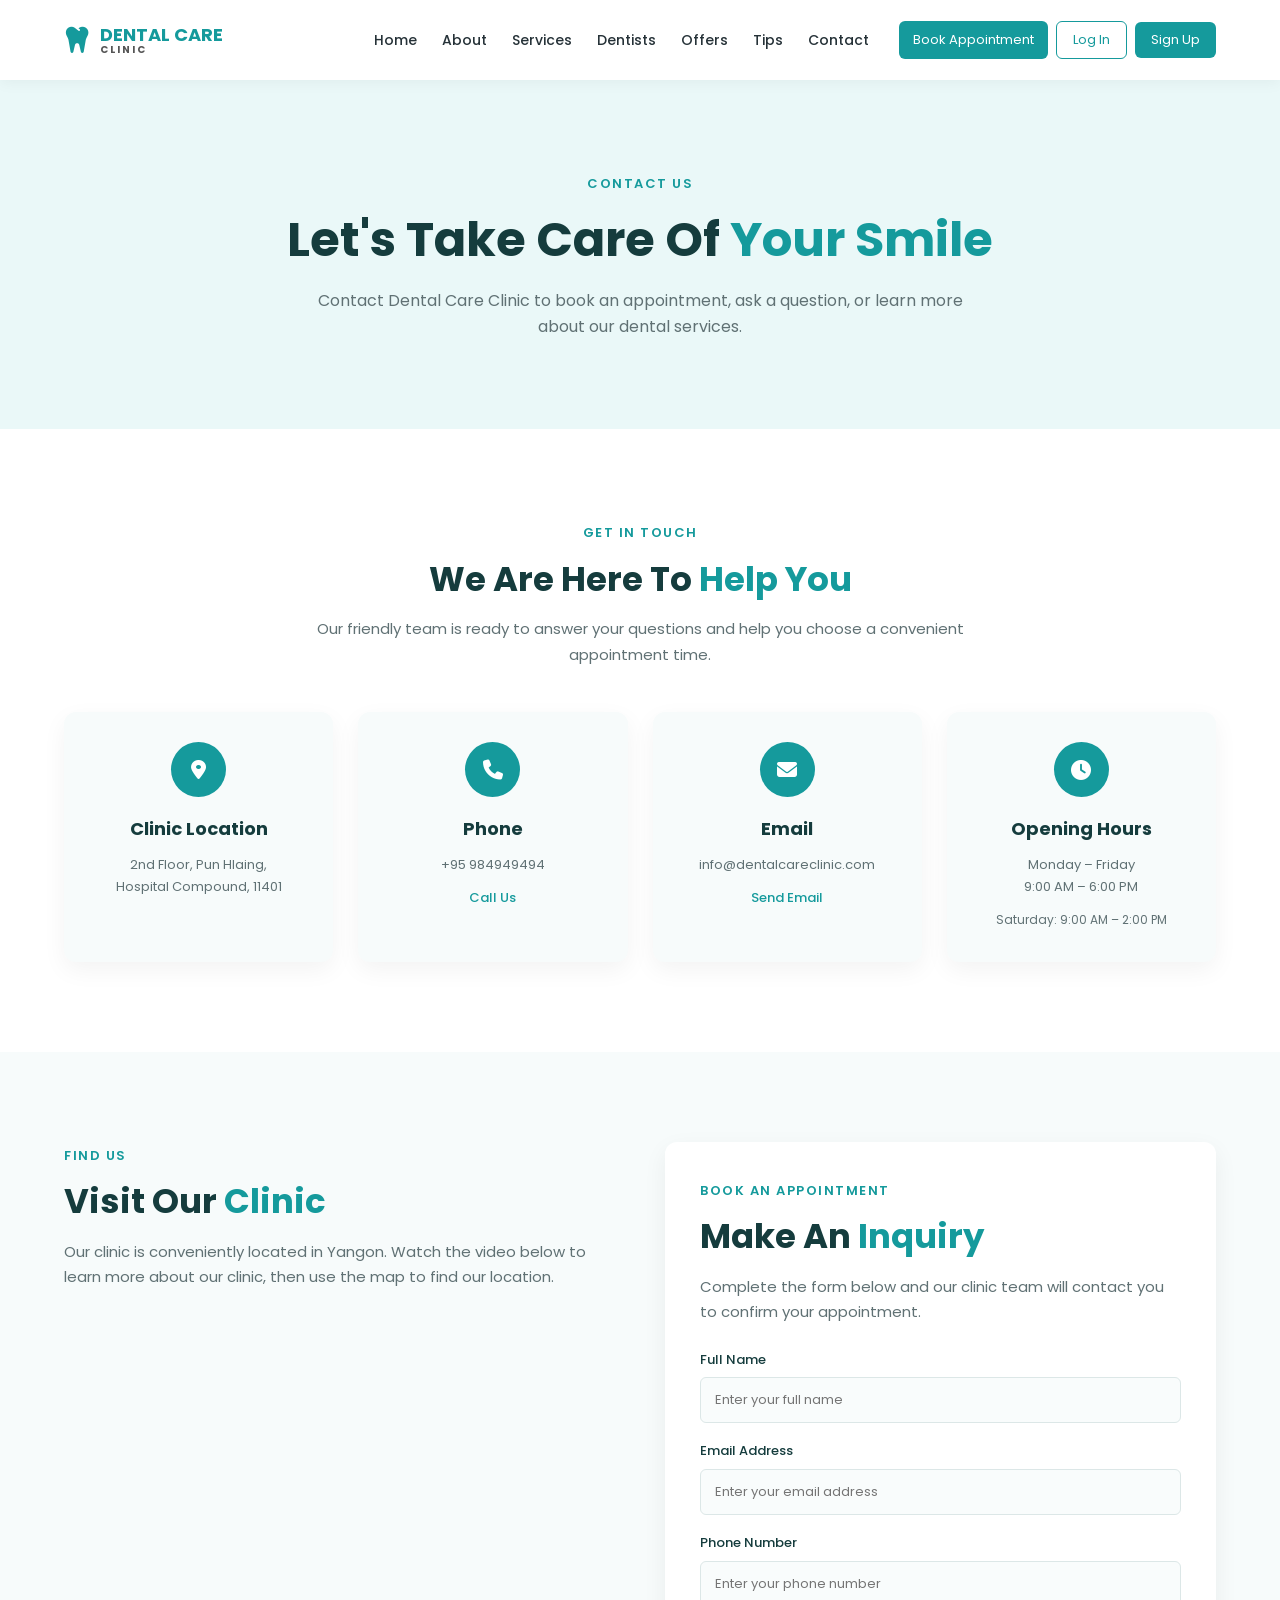
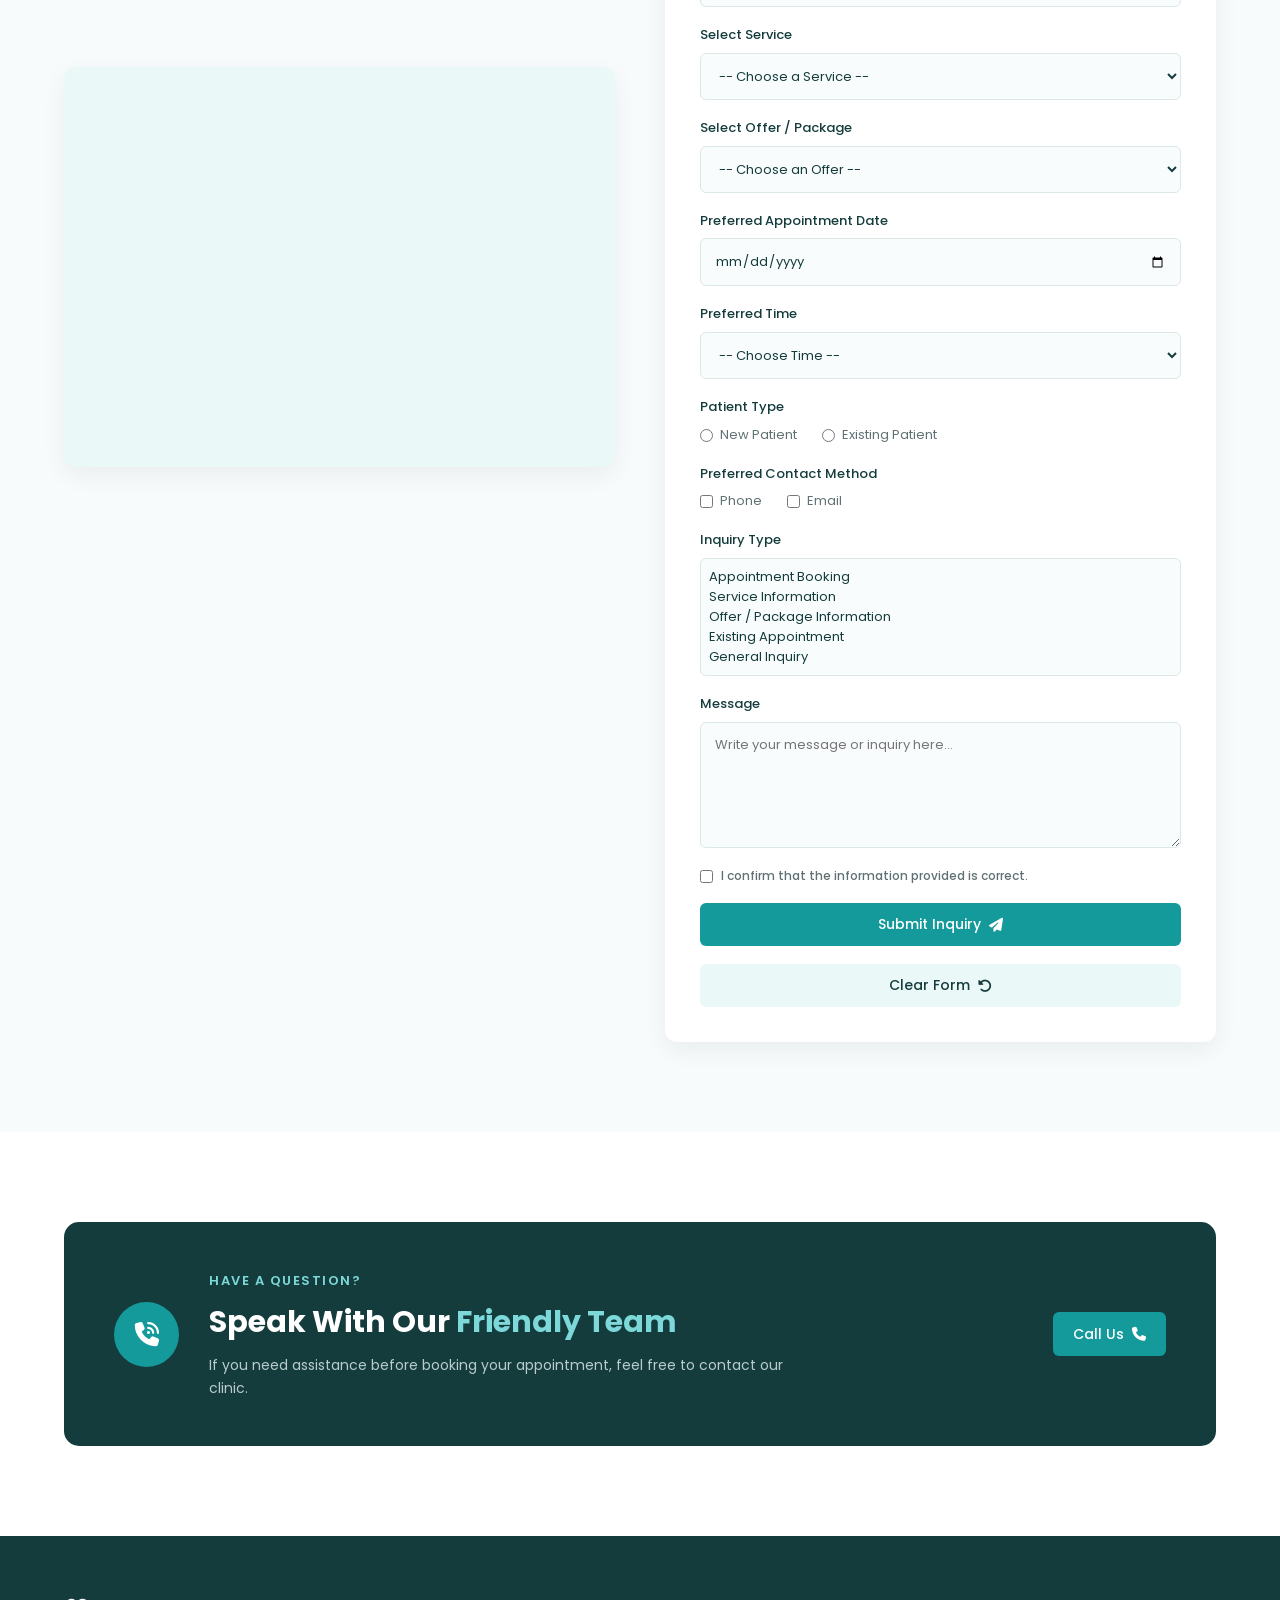
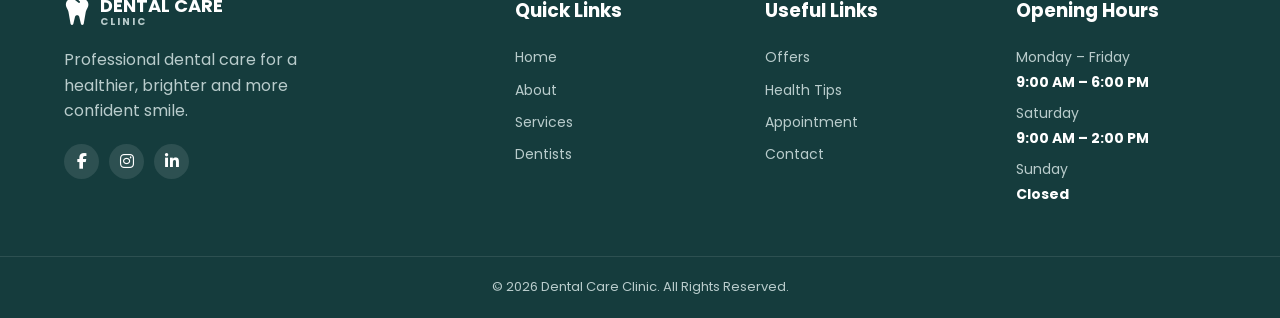
<file: contact.html>
<!DOCTYPE html>
<html lang="en">

<head>

    <meta charset="UTF-8">

    <meta name="viewport"
          content="width=device-width, initial-scale=1.0">


    <title>dentalcareclinic.com</title>
    <meta name="description" content="Dental Care Clinic provides professional dental services, oral health information and appointment enquiries.">

    <link rel="preconnect"
          href="https://fonts.googleapis.com">

    <link rel="preconnect"
          href="https://fonts.gstatic.com"
          crossorigin>

    <link href="https://fonts.googleapis.com/css2?family=Poppins:wght@300;400;500;600;700&display=swap"
          rel="stylesheet">

    <link rel="stylesheet"
          href="https://cdnjs.cloudflare.com/ajax/libs/font-awesome/6.5.2/css/all.min.css">

    <link rel="stylesheet"
          href="CSS/header-Footer.css">

    <link rel="stylesheet"
          href="CSS/contact.css">

</head>


<body>

<header class="header">

    <div class="container nav-container">


        <a href="index.html" class="logo">
            <i class="fa-solid fa-tooth"></i>
            <span>
                DENTAL CARE
                <small>CLINIC</small>
            </span>
        </a>



        <div class="mobile-menu" id="mobileMenu">


            <nav class="navbar">

                <a href="index.html">Home</a>
                <a href="about.html">About</a>
                <a href="services.html">Services</a>
                <a href="dentists.html">Dentists</a>
                <a href="offers.html">Offers</a>
                <a href="tips.html">Tips</a>
                <a href="contact.html">Contact</a>

            </nav>

            <div class="navbar-2">

                <a href="contact.html#forms" class="nav-btn">
                    Book Appointment
                </a>

                <a href="login.html" class="login-link">
                    Log In
                </a>

                <a href="signup.html" class="signup-link">
                    Sign Up
                </a>

            </div>

        </div>


        <button class="menu-btn" id="menuBtn" type="button">

            <i class="fa-solid fa-bars"></i>

        </button>

    </div>

</header>



<section class="contact-hero">

    <div class="container">

        <div class="contact-hero-content">

            <span class="section-label">
                CONTACT US
            </span>

            <h1>
                Let's Take Care Of
                <span>Your Smile</span>
            </h1>

            <p>
                Contact Dental Care Clinic to book an appointment,
                ask a question, or learn more about our dental services.
            </p>

        </div>

    </div>

</section>



<section class="contact-information section-padding">

    <div class="container">

        <div class="section-heading">

            <span class="section-label">
                GET IN TOUCH
            </span>

            <h2>
                We Are Here To
                <span>Help You</span>
            </h2>

            <p>
                Our friendly team is ready to answer your questions
                and help you choose a convenient appointment time.
            </p>

        </div>


        <div class="contact-info-grid">



            <div class="contact-info-card">

                <div class="contact-icon">

                    <i class="fa-solid fa-location-dot"></i>

                </div>

                <h3>
                    Clinic Location
                </h3>

                <p>
                    2nd Floor, Pun Hlaing,<br>
                     Hospital Compound, 11401
                </p>

            </div>




            <div class="contact-info-card">

                <div class="contact-icon">

                    <i class="fa-solid fa-phone"></i>

                </div>

                <h3>
                    Phone
                </h3>

                <p>
                    +95 984949494
                </p>

                <a href="tel:+95984949494">
                    Call Us
                </a>

            </div>



            <div class="contact-info-card">

                <div class="contact-icon">

                    <i class="fa-solid fa-envelope"></i>

                </div>

                <h3>
                    Email
                </h3>

                <p>
                    info@dentalcareclinic.com
                </p>

                <a href="mailto:info@dentalcareclinic.com">
                    Send Email
                </a>

            </div>



            <div class="contact-info-card">

                <div class="contact-icon">

                    <i class="fa-solid fa-clock"></i>

                </div>

                <h3>
                    Opening Hours
                </h3>

                <p>
                    Monday – Friday<br>
                    9:00 AM – 6:00 PM
                </p>

                <span>
                    Saturday: 9:00 AM – 2:00 PM
                </span>

            </div>


        </div>

    </div>

</section>



<section class="appointment-section section-padding" id="forms">

    <div class="container">

        <div class="appointment-grid">


            <div class="map-container">

                <div class="section-heading left-heading">

                    <span class="section-label">
                        FIND US
                    </span>

                    <h2>
                        Visit Our
                        <span>Clinic</span>
                    </h2>

                    <p>
                        Our clinic is conveniently located in Yangon.
                        Watch the video below to learn more about our
                        clinic, then use the map to find our location.
                    </p>

                </div>


                <div class="Video" id="gomap">

                    <iframe
                        src="https://www.youtube.com/embed/csKjjjateJM?si=GJFIytf-Wyu7smUn"
                        title="Dental Clinic Video"
                        allow="accelerometer; autoplay; clipboard-write; encrypted-media; gyroscope; picture-in-picture; web-share"
                        referrerpolicy="strict-origin-when-cross-origin"
                        allowfullscreen>
                    </iframe>

                </div>


                <div class="google-map">

                    <iframe
                        src="https://www.google.com/maps/embed?pb=!1m18!1m12!1m3!1d3818.7125805882474!2d96.0893351!3d16.840608900000003!2m3!1f0!2f0!3f0!3m2!1i1024!2i768!4f13.1!3m3!1m2!1s0x8424264464b31755%3A0xa6a88555591f92a2!2sThe%20Grand%20Dental%20Clinic%20(Pun%20Hlaing%20Branch)!5e0!3m2!1sen!2smm!4v1787826444922!5m2!1sen!2smm"
                        height="400"
                        allowfullscreen
                        loading="lazy"
                        referrerpolicy="no-referrer-when-downgrade">
                    </iframe>

                </div>

            </div>


            <div class="appointment-form-container">

                <div class="section-heading left-heading">

                    <span class="section-label">
                        BOOK AN APPOINTMENT
                    </span>

                    <h2>
                        Make An
                        <span>Inquiry</span>
                    </h2>

                    <p>
                        Complete the form below and our clinic team
                        will contact you to confirm your appointment.
                    </p>

                </div>


                <form class="appointment-form">


                    <div class="form-group">

                        <label for="fullname">
                            Full Name
                        </label>

                        <input
                            type="text"
                            id="fullname"
                            name="fullname"
                            placeholder="Enter your full name"
                            required>

                    </div>


                    <div class="form-group">

                        <label for="email">
                            Email Address
                        </label>

                        <input
                            type="email"
                            id="email"
                            name="email"
                            placeholder="Enter your email address"
                            required>

                    </div>


                    <div class="form-group">

                        <label for="phone">
                            Phone Number
                        </label>

                        <input
                            type="tel"
                            id="phone"
                            name="phone"
                            placeholder="Enter your phone number"
                            required>

                    </div>


                    <div class="form-group">

                        <label for="service">
                            Select Service
                        </label>

                        <select id="service" name="service" required>

                        <option value="">
                            -- Choose a Service --
                        </option>

                        <option value="checkup">
                            Dental Check-up
                        </option>

                        <option value="cleaning">
                            Teeth Cleaning
                        </option>

                        <option value="whitening">
                            Teeth Whitening
                        </option>

                        <option value="filling">
                            Dental Filling
                        </option>

                        <option value="orthodontic">
                            Orthodontic Treatment
                        </option>

                        <option value="cosmetic">
                            Cosmetic Dentistry
                        </option>

                    </select>

                    </div>

                    <div class="form-group">

                    <label for="offer">
                        Select Offer / Package
                    </label>

                    <select id="offer"
                            name="offer">

                        <option value="">
                            -- Choose an Offer --
                        </option>

                        <option value="new-patient">
                            New Patient Special - $49
                        </option>

                        <option value="smile-whitening">
                            Smile Whitening Package - $99
                        </option>

                        <option value="family-dental">
                            Family Dental Package - $129
                        </option>

                        <option value="dental-filling">
                            Dental Filling Package - $79
                        </option>

                        <option value="braces-consultation">
                            Braces Consultation - $59
                        </option>

                        <option value="smile-makeover">
                            Smile Makeover Package - $149
                        </option>

                    </select>

                </div>

                    <div class="form-group">

                        <label for="date">
                            Preferred Appointment Date
                        </label>

                        <input
                            type="date"
                            id="date"
                            name="date"
                            required>

                    </div>


                    <div class="form-group">

                        <label for="time">
                            Preferred Time
                        </label>

                        <select id="time"
                                name="time">

                            <option value="">
                                -- Choose Time --
                            </option>

                            <option value="morning">
                                Morning
                            </option>

                            <option value="afternoon">
                                Afternoon
                            </option>

                            <option value="evening">
                                Late Afternoon
                            </option>

                        </select>

                    </div>


                    <div class="form-group">

                        <label>
                            Patient Type
                        </label>

                        <div class="radio-group">

                            <label>
                                <input
                                    type="radio"
                                    name="patient-type"
                                    value="new"
                                    required>
                                New Patient
                            </label>

                            <label>
                                <input
                                    type="radio"
                                    name="patient-type"
                                    value="existing">
                                Existing Patient
                            </label>

                        </div>

                    </div>


                    <div class="form-group">

                        <label>
                            Preferred Contact Method
                        </label>

                        <div class="checkbox-group">

                            <label>
                                <input
                                    type="checkbox"
                                    name="contact-method"
                                    value="phone">
                                Phone
                            </label>

                            <label>
                                <input
                                    type="checkbox"
                                    name="contact-method"
                                    value="email">
                                Email
                            </label>

                        </div>

                    </div>


                    <div class="form-group">
                    <label for="inquiry">
                        Inquiry Type
                    </label>
                    <select id="inquiry" name="inquiry" size="5" required>
                        <option value="appointment">Appointment Booking</option>
                        <option value="service">Service Information</option>
                        <option value="offer">Offer / Package Information</option>
                        <option value="existing">Existing Appointment</option>
                        <option value="general">General Inquiry</option>
                    </select>
                </div>


                    <div class="form-group">

                        <label for="message">
                            Message
                        </label>

                        <textarea
                            id="message"
                            name="message"
                            rows="5"
                            placeholder="Write your message or inquiry here..."></textarea>

                    </div>


                    <div class="form-group agreement">

                        <label>

                            <input
                                type="checkbox"
                                name="agreement"
                                required>

                            I confirm that the information provided
                            is correct.

                        </label>

                    </div>


                    <button
                        type="submit"
                        class="btn primary-btn">

                        Submit Inquiry

                        <i class="fa-solid fa-paper-plane"></i>

                    </button>


                    <button
                        type="reset"
                        class="btn secondary-btn">

                        Clear Form

                        <i class="fa-solid fa-rotate-left"></i>

                    </button>


                </form>

            </div>

        </div>

    </div>

</section>



<section class="quick-contact section-padding">

    <div class="container">

        <div class="quick-contact-box">

            <div class="quick-contact-icon">

                <i class="fa-solid fa-phone-volume"></i>

            </div>


            <div class="quick-contact-content">

                <span class="section-label">
                    HAVE A QUESTION?
                </span>

                <h2>
                    Speak With Our
                    <span>Friendly Team</span>
                </h2>

                <p>
                    If you need assistance before booking your
                    appointment, feel free to contact our clinic.
                </p>

            </div>


            <a href="tel:+95984949494"
               class="btn primary-btn">

                Call Us

                <i class="fa-solid fa-phone"></i>

            </a>

        </div>

    </div>

</section>




<footer class="footer">

    <div class="container footer-grid">

        <div class="footer-about">

            <a href="index.html" class="logo footer-logo">
                <i class="fa-solid fa-tooth"></i>
                <span>DENTAL CARE <small>CLINIC</small></span>
            </a>

            <p>
                Professional dental care for a healthier,
                brighter and more confident smile.
            </p>

            <div class="footer-social">
                <a href="http://facebook.com/"><i class="fab fa-facebook-f"></i></a>
                <a href="https://www.instagram.com/"><i class="fab fa-instagram"></i></a>
                <a href="https://linkedin.com/"><i class="fab fa-linkedin-in"></i></a>
            </div>

        </div>


        <div class="footer-links">

            <h3>Quick Links</h3>

            <a href="index.html">Home</a>
            <a href="about.html">About</a>
            <a href="services.html">Services</a>
            <a href="dentists.html">Dentists</a>

        </div>

        <div class="footer-links">

            <h3>Useful Links</h3>

            <a href="offers.html">Offers</a>
            <a href="tips.html">Health Tips</a>
            <a href="contact.html#forms">Appointment</a>
            <a href="contact.html">Contact</a>

        </div>


        <div class="footer-links">

            <h3>Opening Hours</h3>

            <p>Monday – Friday</p>
            <strong>9:00 AM – 6:00 PM</strong>

            <p>Saturday</p>
            <strong>9:00 AM – 2:00 PM</strong>

            <p>Sunday</p>
            <strong>Closed</strong>

        </div>

    </div>


    <div class="copyright">

        <p>
            © 2026 Dental Care Clinic. All Rights Reserved.
        </p>

    </div>

</footer>
<script>
    const menuBtn = document.getElementById("menuBtn");
    const mobileMenu = document.getElementById("mobileMenu");
    const menuIcon = menuBtn.querySelector("i");

    menuBtn.addEventListener("click", () => {

        mobileMenu.classList.toggle("active");

        if (mobileMenu.classList.contains("active")) {
            menuIcon.classList.remove("fa-bars");
            menuIcon.classList.add("fa-xmark");
        } else {
            menuIcon.classList.remove("fa-xmark");
            menuIcon.classList.add("fa-bars");
        }

    });

    document.querySelector("form").addEventListener("submit", function(event) {
        event.preventDefault();

        window.location.href = "index.html";
    });
</script>
</body>


</html>
</file>
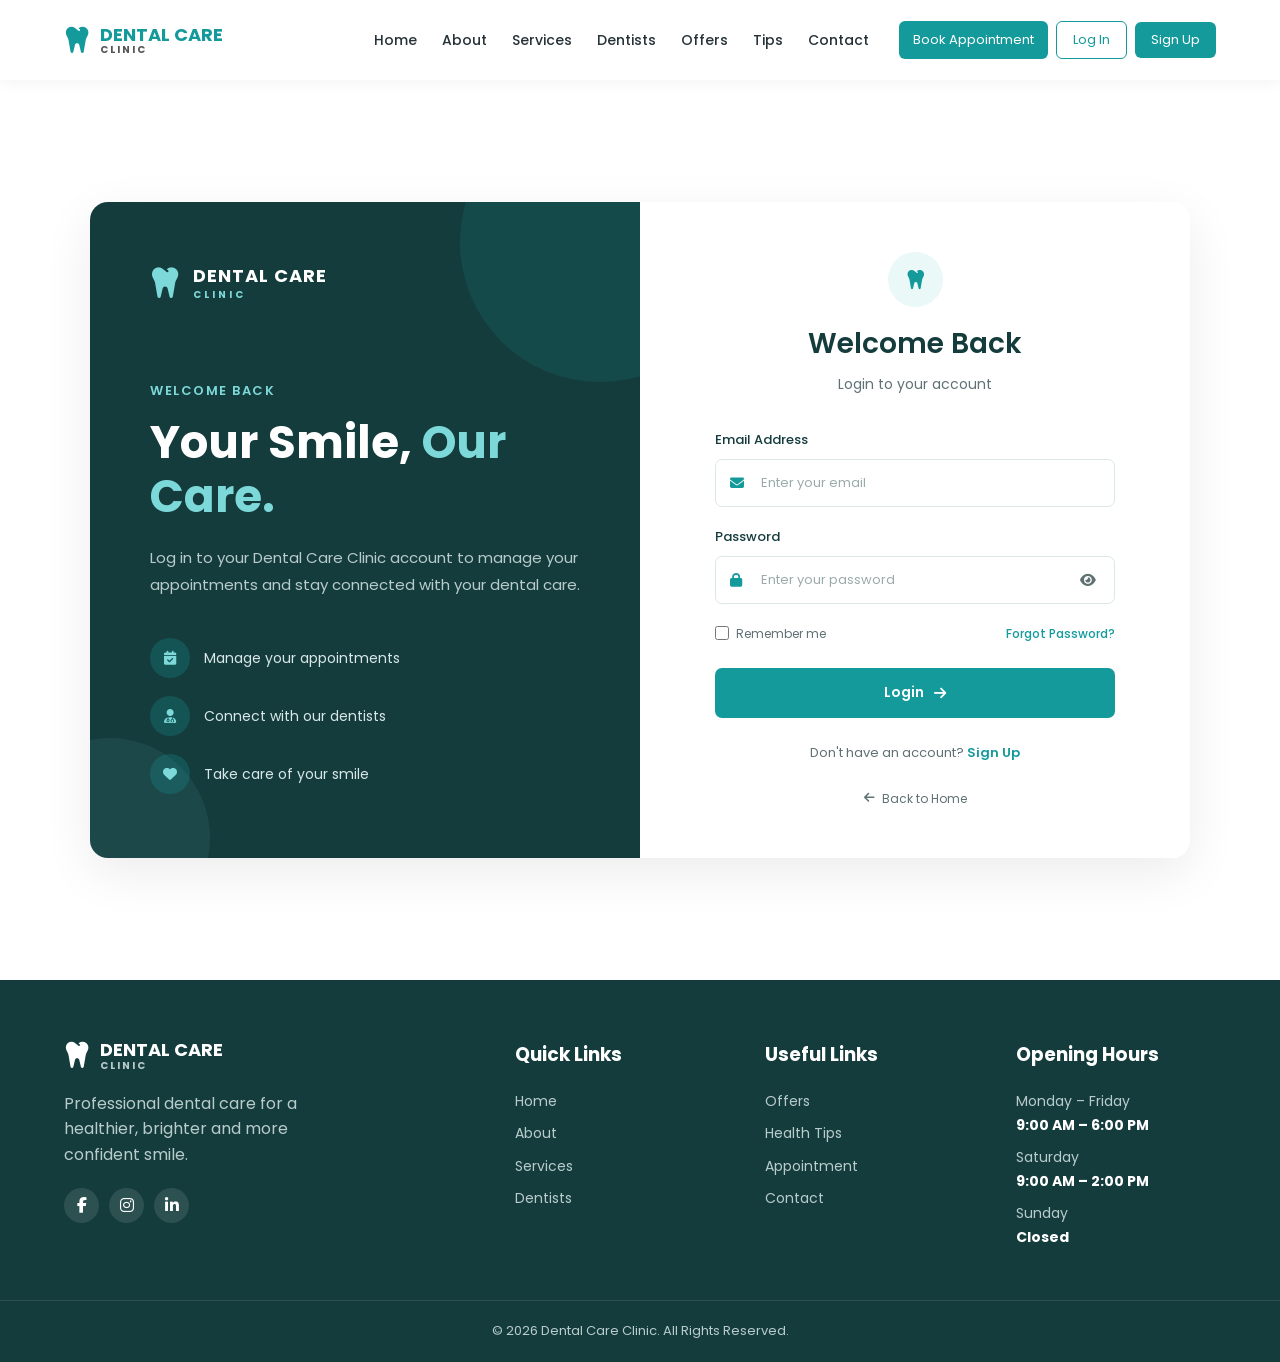
<file: login.html>
<!DOCTYPE html>
<html lang="en">

<head>

    <meta charset="UTF-8">

    <meta name="viewport"
          content="width=device-width, initial-scale=1.0">

    <title>dentalcareclinic.com</title>
    <meta name="description" content="Dental Care Clinic provides professional dental services, oral health information and appointment enquiries.">

    <link rel="preconnect"
          href="https://fonts.googleapis.com">

    <link rel="preconnect"
          href="https://fonts.gstatic.com"
          crossorigin>

    <link href="https://fonts.googleapis.com/css2?family=Poppins:wght@300;400;500;600;700&display=swap"
          rel="stylesheet">

    <link rel="stylesheet"
          href="https://cdnjs.cloudflare.com/ajax/libs/font-awesome/6.5.2/css/all.min.css">

    <link rel="stylesheet"
          href="CSS/login.css">
    <link rel="stylesheet" href="CSS/header-Footer.css">

</head>


<body>

<header class="header">

    <div class="container nav-container">

        <a href="index.html" class="logo">
            <i class="fa-solid fa-tooth"></i>
            <span>
                DENTAL CARE
                <small>CLINIC</small>
            </span>
        </a>

        <div class="mobile-menu" id="mobileMenu">

            <nav class="navbar">

                <a href="index.html">Home</a>
                <a href="about.html">About</a>
                <a href="services.html">Services</a>
                <a href="dentists.html">Dentists</a>
                <a href="offers.html">Offers</a>
                <a href="tips.html">Tips</a>
                <a href="contact.html">Contact</a>

            </nav>


            <div class="navbar-2">

                <a href="contact.html#forms" class="nav-btn">
                    Book Appointment
                </a>

                <a href="login.html" class="login-link">
                    Log In
                </a>

                <a href="signup.html" class="signup-link">
                    Sign Up
                </a>

            </div>

        </div>


        <button class="menu-btn" id="menuBtn" type="button">

            <i class="fa-solid fa-bars"></i>

        </button>

    </div>

</header>


<section class="login-page">

    <div class="login-container">



        <div class="login-welcome">

            <div class="welcome-content">

                <a href="index.html" class="logo">

                    <i class="fa-solid fa-tooth"></i>

                    <span>
                        DENTAL CARE
                        <small>CLINIC</small>
                    </span>

                </a>


                <span class="section-label">
                    WELCOME BACK
                </span>


                <h1>
                    Your Smile,
                    <span>Our Care.</span>
                </h1>


                <p>
                    Log in to your Dental Care Clinic account
                    to manage your appointments and stay
                    connected with your dental care.
                </p>


                <div class="welcome-features">

                    <div class="feature-item">

                        <i class="fa-solid fa-calendar-check"></i>

                        <span>
                            Manage your appointments
                        </span>

                    </div>


                    <div class="feature-item">

                        <i class="fa-solid fa-user-doctor"></i>

                        <span>
                            Connect with our dentists
                        </span>

                    </div>


                    <div class="feature-item">

                        <i class="fa-solid fa-heart"></i>

                        <span>
                            Take care of your smile
                        </span>

                    </div>

                </div>

            </div>

        </div>



        <div class="login-form-area">

            <div class="login-form-box">


                <div class="form-heading">

                    <div class="form-icon">

                        <i class="fa-solid fa-tooth"></i>

                    </div>

                    <h2>
                        Welcome Back
                    </h2>

                    <p>
                        Login to your account
                    </p>

                </div>



                <form id="loginForm">



                    <div class="form-group">

                        <label for="email">
                            Email Address
                        </label>

                        <div class="input-box">

                            <i class="fa-solid fa-envelope"></i>

                            <input
                                type="email"
                                id="email"
                                name="email"
                                placeholder="Enter your email"
                                required>

                        </div>

                    </div>



                    <div class="form-group">

                        <label for="password">
                            Password
                        </label>

                        <div class="input-box">

                            <i class="fa-solid fa-lock"></i>

                            <input
                                type="password"
                                id="password"
                                name="password"
                                placeholder="Enter your password"
                                required>

                            <button
                                type="button"
                                class="password-toggle">

                                <i class="fa-solid fa-eye"></i>

                            </button>

                        </div>

                    </div>



                    <div class="form-options">

                        <label class="remember-me">

                            <input
                                type="checkbox"
                                name="remember">

                            <span>
                                Remember me
                            </span>

                        </label>


                        <a href="signup.html">
                            Forgot Password?
                        </a>

                    </div>


                    <button 
                        type="submit" 
                        class="login-btn">

                        Login

                        <i class="fa-solid fa-arrow-right"></i>

                    </button>


                </form>




                <div class="form-footer">

                    <p>
                        Don't have an account?
                        <a href="signup.html">
                            Sign Up
                        </a>
                    </p>

                </div>



                <a href="index.html"
                   class="back-home">

                    <i class="fa-solid fa-arrow-left"></i>

                    Back to Home

                </a>


            </div>

        </div>

    </div>

</section>
<footer class="footer">

    <div class="container footer-grid">

        <div class="footer-about">

            <a href="index.html" class="logo footer-logo">
                <i class="fa-solid fa-tooth"></i>
                <span>DENTAL CARE <small>CLINIC</small></span>
            </a>

            <p>
                Professional dental care for a healthier,
                brighter and more confident smile.
            </p>

            <div class="footer-social">
                <a href="http://facebook.com/"><i class="fab fa-facebook-f"></i></a>
                <a href="https://www.instagram.com/"><i class="fab fa-instagram"></i></a>
                <a href="https://linkedin.com/"><i class="fab fa-linkedin-in"></i></a>
            </div>

        </div>


        <div class="footer-links">

            <h3>Quick Links</h3>

            <a href="index.html">Home</a>
            <a href="about.html">About</a>
            <a href="services.html">Services</a>
            <a href="dentists.html">Dentists</a>

        </div>

        <div class="footer-links">

            <h3>Useful Links</h3>

            <a href="offers.html">Offers</a>
            <a href="tips.html">Health Tips</a>
            <a href="contact.html#forms">Appointment</a>
            <a href="contact.html">Contact</a>

        </div>


        <div class="footer-links">

            <h3>Opening Hours</h3>

            <p>Monday – Friday</p>
            <strong>9:00 AM – 6:00 PM</strong>

            <p>Saturday</p>
            <strong>9:00 AM – 2:00 PM</strong>

            <p>Sunday</p>
            <strong>Closed</strong>

        </div>

    </div>


    <div class="copyright">

        <p>
            © 2026 Dental Care Clinic. All Rights Reserved.
        </p>

    </div>

</footer>
<script>

    const menuBtn = document.getElementById("menuBtn");
    const mobileMenu = document.getElementById("mobileMenu");
    const menuIcon = menuBtn.querySelector("i");

    menuBtn.addEventListener("click", () => {

        mobileMenu.classList.toggle("active");

        if (mobileMenu.classList.contains("active")) {
            menuIcon.classList.remove("fa-bars");
            menuIcon.classList.add("fa-xmark");
        } else {
            menuIcon.classList.remove("fa-xmark");
            menuIcon.classList.add("fa-bars");
        }

    });


    const loginForm = document.getElementById("loginForm");

    loginForm.addEventListener("submit", function(event) {

        event.preventDefault();

        const email = document.getElementById("email").value.trim();
        const password = document.getElementById("password").value.trim();

        if (email === "" || password === "") {

            alert("Please enter your email and password.");

            return;
        }

        window.location.href = "index.html";

    });

</script>

</body>


</html>
</file>
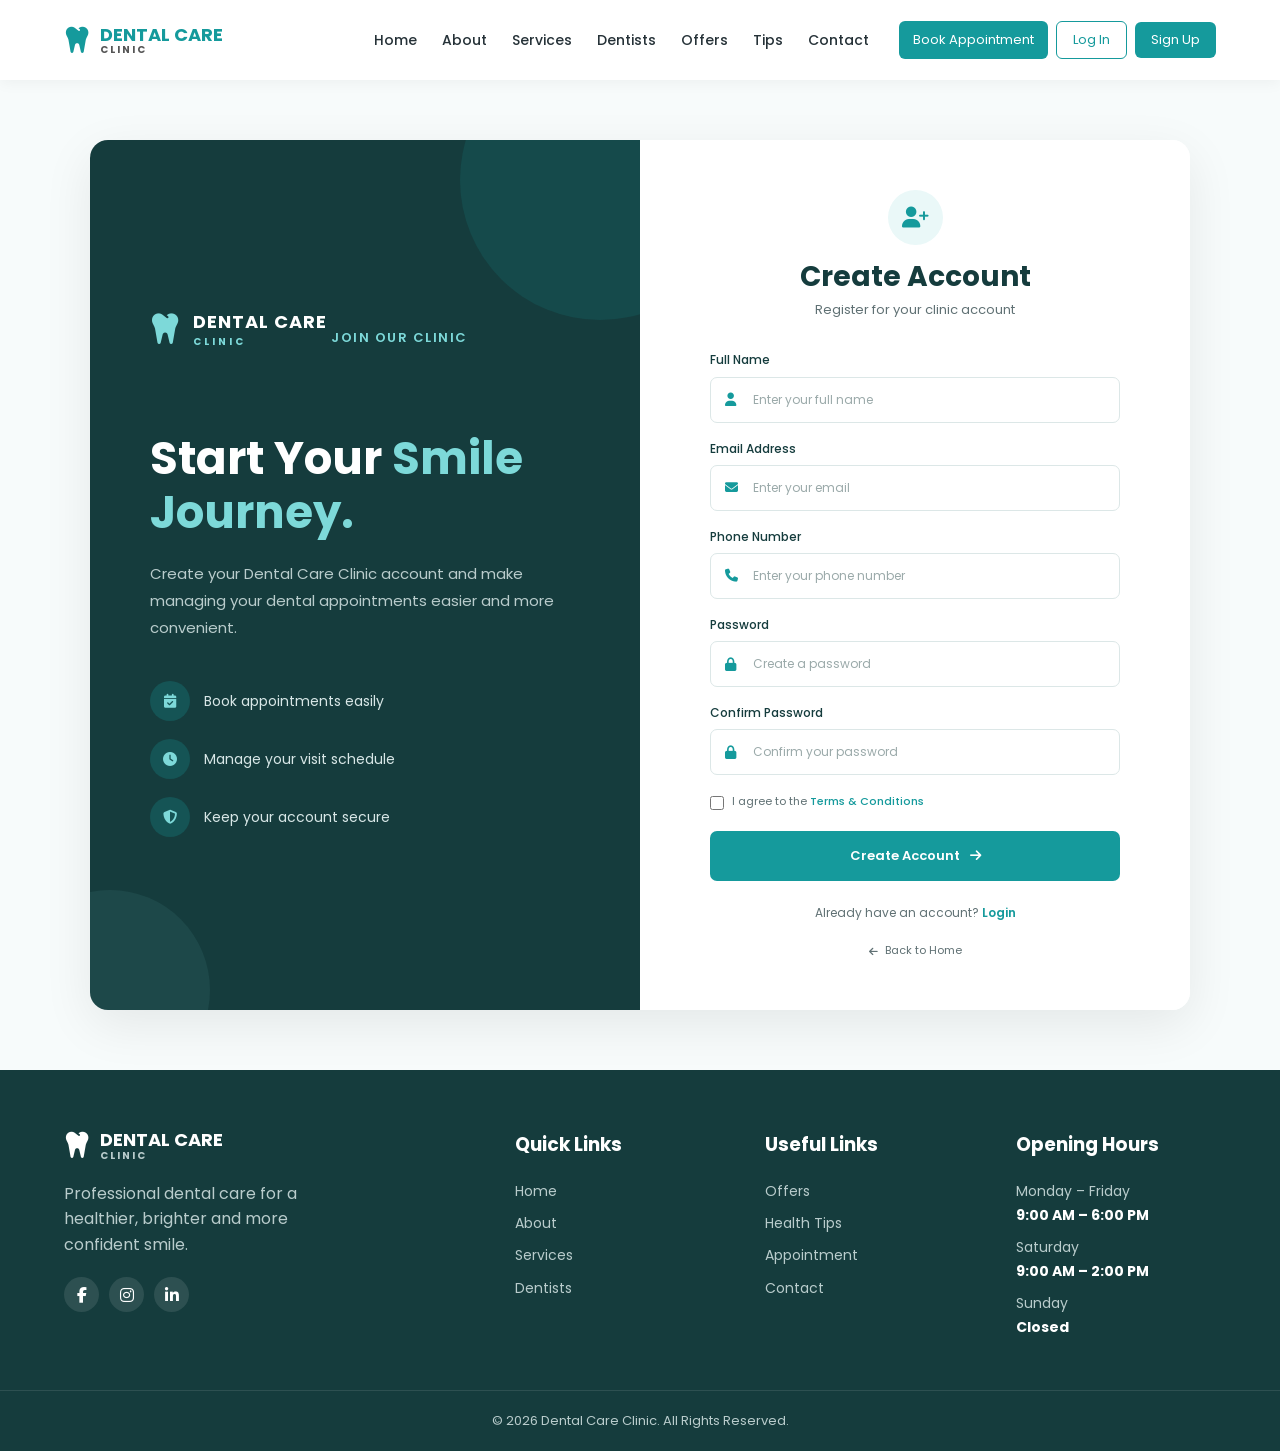
<file: signup.html>
<!DOCTYPE html>
<html lang="en">

<head>

    <meta charset="UTF-8">

    <meta name="viewport"
          content="width=device-width, initial-scale=1.0">

    <title>dentalcareclinic.com</title>
    <meta name="description" content="Dental Care Clinic provides professional dental services, oral health information and appointment enquiries.">


    <link rel="preconnect"
          href="https://fonts.googleapis.com">

    <link rel="preconnect"
          href="https://fonts.gstatic.com"
          crossorigin>

    <link href="https://fonts.googleapis.com/css2?family=Poppins:wght@300;400;500;600;700&display=swap"
          rel="stylesheet">


    <link rel="stylesheet"
          href="https://cdnjs.cloudflare.com/ajax/libs/font-awesome/6.5.2/css/all.min.css">


    <link rel="stylesheet"
          href="CSS/signup.css">
    <link rel="stylesheet" href="CSS/header-Footer.css">
</head>


<body>
<header class="header">

    <div class="container nav-container">

        <a href="index.html" class="logo">
            <i class="fa-solid fa-tooth"></i>
            <span>
                DENTAL CARE
                <small>CLINIC</small>
            </span>
        </a>

        <div class="mobile-menu" id="mobileMenu">

            <nav class="navbar">

                <a href="index.html">Home</a>
                <a href="about.html">About</a>
                <a href="services.html">Services</a>
                <a href="dentists.html">Dentists</a>
                <a href="offers.html">Offers</a>
                <a href="tips.html">Tips</a>
                <a href="contact.html">Contact</a>

            </nav>

            <div class="navbar-2">

                <a href="contact.html#forms" class="nav-btn">
                    Book Appointment
                </a>

                <a href="login.html" class="login-link">
                    Log In
                </a>

                <a href="signup.html" class="signup-link">
                    Sign Up
                </a>

            </div>

        </div>

        <button class="menu-btn" id="menuBtn" type="button">

            <i class="fa-solid fa-bars"></i>

        </button>

    </div>

</header>


<section class="signup-page">

    <div class="signup-container">



        <div class="signup-welcome">

            <div class="welcome-content">

                <a href="index.html" class="logo">

                    <i class="fa-solid fa-tooth"></i>

                    <span>
                        DENTAL CARE
                        <small>CLINIC</small>
                    </span>

                </a>


                <span class="section-label">
                    JOIN OUR CLINIC
                </span>


                <h1>
                    Start Your
                    <span>Smile Journey.</span>
                </h1>


                <p>
                    Create your Dental Care Clinic account
                    and make managing your dental appointments
                    easier and more convenient.
                </p>


                <div class="welcome-features">

                    <div class="feature-item">

                        <i class="fa-solid fa-calendar-check"></i>

                        <span>
                            Book appointments easily
                        </span>

                    </div>


                    <div class="feature-item">

                        <i class="fa-solid fa-clock"></i>

                        <span>
                            Manage your visit schedule
                        </span>

                    </div>


                    <div class="feature-item">

                        <i class="fa-solid fa-shield-halved"></i>

                        <span>
                            Keep your account secure
                        </span>

                    </div>

                </div>

            </div>

        </div>




        <div class="signup-form-area">

            <div class="signup-form-box">


                <div class="form-heading">

                    <div class="form-icon">

                        <i class="fa-solid fa-user-plus"></i>

                    </div>

                    <h2>
                        Create Account
                    </h2>

                    <p>
                        Register for your clinic account
                    </p>

                </div>



                <form id="signupForm">


                    <div class="form-group">

                        <label for="fullname">
                            Full Name
                        </label>

                        <div class="input-box">

                            <i class="fa-solid fa-user"></i>

                            <input
                                type="text"
                                id="fullname"
                                name="fullname"
                                placeholder="Enter your full name"
                                required>

                        </div>

                    </div>



                    <div class="form-group">

                        <label for="email">
                            Email Address
                        </label>

                        <div class="input-box">

                            <i class="fa-solid fa-envelope"></i>

                            <input
                                type="email"
                                id="email"
                                name="email"
                                placeholder="Enter your email"
                                required>

                        </div>

                    </div>



                    <div class="form-group">

                        <label for="phone">
                            Phone Number
                        </label>

                        <div class="input-box">

                            <i class="fa-solid fa-phone"></i>

                            <input
                                type="tel"
                                id="phone"
                                name="phone"
                                placeholder="Enter your phone number"
                                required>

                        </div>

                    </div>



                    <div class="form-group">

                        <label for="password">
                            Password
                        </label>

                        <div class="input-box">

                            <i class="fa-solid fa-lock"></i>

                            <input
                                type="password"
                                id="password"
                                name="password"
                                placeholder="Create a password"
                                required>

                        </div>

                    </div>



                    <div class="form-group">

                        <label for="confirm-password">
                            Confirm Password
                        </label>

                        <div class="input-box">

                            <i class="fa-solid fa-lock"></i>

                            <input
                                type="password"
                                id="confirm-password"
                                name="confirm-password"
                                placeholder="Confirm your password"
                                required>

                        </div>

                    </div>


                    <label class="terms">

                        <input
                            type="checkbox"
                            name="terms"
                            required>

                        <span>
                            I agree to the
                            <a href="#">
                                Terms & Conditions
                            </a>
                        </span>

                    </label>



                    <button
                        type="submit"
                        class="signup-btn">

                        Create Account

                        <i class="fa-solid fa-arrow-right"></i>

                    </button>


                </form>



                <div class="form-footer">

                    <p>
                        Already have an account?

                        <a href="login.html">
                            Login
                        </a>
                    </p>

                </div>


                <a href="index.html"
                   class="back-home">

                    <i class="fa-solid fa-arrow-left"></i>

                    Back to Home

                </a>


            </div>

        </div>

    </div>

</section>
<footer class="footer">

    <div class="container footer-grid">

        <div class="footer-about">

            <a href="index.html" class="logo footer-logo">
                <i class="fa-solid fa-tooth"></i>
                <span>DENTAL CARE <small>CLINIC</small></span>
            </a>

            <p>
                Professional dental care for a healthier,
                brighter and more confident smile.
            </p>

            <div class="footer-social">
                <a href="http://facebook.com/"><i class="fab fa-facebook-f"></i></a>
                <a href="https://www.instagram.com/"><i class="fab fa-instagram"></i></a>
                <a href="https://linkedin.com/"><i class="fab fa-linkedin-in"></i></a>
            </div>

        </div>


        <div class="footer-links">

            <h3>Quick Links</h3>

            <a href="index.html">Home</a>
            <a href="about.html">About</a>
            <a href="services.html">Services</a>
            <a href="dentists.html">Dentists</a>

        </div>

        <div class="footer-links">

            <h3>Useful Links</h3>

            <a href="offers.html">Offers</a>
            <a href="tips.html">Health Tips</a>
            <a href="contact.html#forms">Appointment</a>
            <a href="contact.html">Contact</a>

        </div>


        <div class="footer-links">

            <h3>Opening Hours</h3>

            <p>Monday – Friday</p>
            <strong>9:00 AM – 6:00 PM</strong>

            <p>Saturday</p>
            <strong>9:00 AM – 2:00 PM</strong>

            <p>Sunday</p>
            <strong>Closed</strong>

        </div>

    </div>


    <div class="copyright">

        <p>
            © 2026 Dental Care Clinic. All Rights Reserved.
        </p>

    </div>

</footer>
<script>

    const menuBtn = document.getElementById("menuBtn");
    const mobileMenu = document.getElementById("mobileMenu");
    const menuIcon = menuBtn.querySelector("i");

    menuBtn.addEventListener("click", () => {

        mobileMenu.classList.toggle("active");

        if (mobileMenu.classList.contains("active")) {

            menuIcon.classList.remove("fa-bars");
            menuIcon.classList.add("fa-xmark");

        } else {

            menuIcon.classList.remove("fa-xmark");
            menuIcon.classList.add("fa-bars");

        }

    });

    const signupForm = document.getElementById("signupForm");

    signupForm.addEventListener("submit", function(event) {

        event.preventDefault();

        const fullname = document.getElementById("fullname").value.trim();
        const email = document.getElementById("email").value.trim();
        const phone = document.getElementById("phone").value.trim();
        const password = document.getElementById("password").value;
        const confirmPassword = document.getElementById("confirm-password").value;
        const terms = document.querySelector('input[name="terms"]').checked;

        if (
            fullname === "" ||
            email === "" ||
            phone === "" ||
            password === "" ||
            confirmPassword === ""
        ) {

            alert("Please complete all required fields.");

            return;
        }

        if (password.length < 6) {

            alert("Password must be at least 6 characters long.");

            return;
        }


        if (password !== confirmPassword) {

            alert("Passwords do not match.");

            return;
        }

        if (!terms) {

            alert("Please agree to the Terms & Conditions.");

            return;
        }

        alert("Account created successfully!");

        window.location.href = "login.html";

    });

</script>
</body>

</html>
</file>
<file: CSS/header-Footer.css>
* {
    margin: 0;
    padding: 0;
    box-sizing: border-box;
}

html {
    scroll-behavior: smooth;
}
.container {
    width: 90%;
    max-width: 1200px;
    margin: auto;
}

.section-padding {
    padding: 90px 0;
}

@media (max-width: 768px) {
    .section-padding {
        padding: 65px 0;
    }
}

@media (max-width: 500px) {
    .section-padding {
        padding: 60px 0;
    }
}

body {
    font-family: "Poppins", sans-serif;
    color: #263238;
    background: #ffffff;
    line-height: 1.6;
}

a {
    text-decoration: none;
    color: inherit;
}

.container {
    width: 90%;
    max-width: 1200px;
    margin: auto;
}



.header {
    height: 80px;

    background: #ffffff;

    display: flex;
    align-items: center;

    position: sticky;
    top: 0;

    z-index: 1000;

    box-shadow: 0 2px 15px rgba(0, 0, 0, 0.05);
}


.nav-container {
    display: flex;
    align-items: center;
    justify-content: space-between;

    position: relative;
}



.logo {
    display: flex;
    align-items: center;

    gap: 10px;

    color: #159a9c;

    font-weight: 700;
    font-size: 18px;
}

.logo i {
    font-size: 30px;
}

.logo span {
    line-height: 1.1;
}

.logo small {
    display: block;

    font-size: 10px;

    letter-spacing: 2px;

    color: #555555;
}




.mobile-menu {
    display: flex;
    align-items: center;

    gap: 30px;
}




.navbar {
    display: flex;
    align-items: center;

    gap: 25px;
}

.navbar a {
    font-size: 14px;

    font-weight: 500;

    transition: 0.3s;
}

.navbar a:hover {
    color: #159a9c;
}




.navbar-2 {
    display: flex;
    align-items: center;

    gap: 8px;
}




.nav-btn {
    background: #159a9c;

    color: #ffffff;

    padding: 9px 14px;

    border-radius: 6px;

    font-size: 13px;

    transition: 0.3s;
}

.nav-btn:hover {
    background: #117a7c;
}




.login-link {
    padding: 8px 16px;

    font-size: 13px;

    border: 1px solid #159a9c;

    border-radius: 6px;

    color: #159a9c !important;

    transition: 0.3s;
}

.login-link:hover {
    background: #e8f8f8;
}




.signup-link {
    padding: 8px 16px;

    font-size: 13px;

    background: #159a9c;

    color: #ffffff !important;

    border-radius: 6px;

    transition: 0.3s;
}

.signup-link:hover {
    background: #117a7c;
}




.menu-btn {
    display: none;

    width: 42px;
    height: 42px;

    border: none;

    border-radius: 6px;

    background: transparent;

    color: #159a9c;

    font-size: 24px;

    cursor: pointer;

    align-items: center;
    justify-content: center;
}

.menu-btn:hover {
    background: #e8f8f8;
}




.footer {
    background: #153c3d;

    color: #ffffff;

    padding-top: 60px;
}



.footer-grid {
    display: grid;

    grid-template-columns: 2fr 1fr 1fr 1fr;

    gap: 50px;

    padding-bottom: 50px;
}



.footer-logo {
    color: #ffffff;

    margin-bottom: 20px;
}

.footer-logo small {
    color: #b9cccc;
}




.footer-about p {
    color: #b9cccc;

    max-width: 300px;

    margin-bottom: 20px;
}



.footer-social {
    display: flex;

    gap: 10px;
}

.footer-social a {
    width: 35px;
    height: 35px;

    display: flex;

    align-items: center;
    justify-content: center;

    border-radius: 50%;

    background: rgba(255, 255, 255, 0.1);

    transition: 0.3s;
}

.footer-social a:hover {
    background: #159a9c;
}



.footer-links h3 {
    margin-bottom: 20px;
}

.footer-links a {
    display: block;

    color: #b9cccc;

    margin-bottom: 10px;

    font-size: 14px;

    transition: 0.3s;
}

.footer-links a:hover {
    color: #ffffff;
}




.footer-links p {
    color: #b9cccc;

    font-size: 14px;

    margin-top: 8px;
}

.footer-links strong {
    font-size: 14px;
}



.copyright {
    border-top: 1px solid rgba(255, 255, 255, 0.1);

    text-align: center;

    padding: 20px;

    color: #b9cccc;

    font-size: 13px;
}



@media (max-width: 1100px) {

    .mobile-menu {
        gap: 15px;
    }

    .navbar {
        gap: 15px;
    }

    .navbar-2 {
        gap: 5px;
    }

    .login-link,
    .signup-link {
        padding: 7px 12px;
    }

    .nav-btn {
        padding: 8px 10px;
    }
}



@media (max-width: 768px) {


    .header {
        height: 70px;
    }



    .menu-btn {
        display: flex;
    }


    .mobile-menu {
        display: none;

        position: absolute;

        top: 70px;
        left: 0;

        width: 100%;

        background: #ffffff;

        flex-direction: column;

        align-items: stretch;

        gap: 0;

        padding: 15px 20px 20px;

        box-shadow: 0 10px 20px rgba(0, 0, 0, 0.08);

        z-index: 999;
    }




    .mobile-menu.active {
        display: flex;
    }



    .navbar {
        display: flex;

        flex-direction: column;

        align-items: stretch;

        gap: 0;

        width: 100%;
    }

    .navbar a {
        display: block;

        width: 100%;

        padding: 12px 10px;

        text-align: center;

        font-size: 15px;

        border-bottom: 1px solid #eeeeee;
    }

    .navbar a:hover {
        background: #e8f8f8;

        color: #159a9c;
    }




    .navbar-2 {
        display: flex;

        flex-direction: column;

        align-items: stretch;

        gap: 8px;

        width: 100%;

        margin-top: 12px;

        padding-top: 12px;

        border-top: 1px solid #eeeeee;
    }



    .navbar-2 .nav-btn {
        display: block;

        width: 100%;

        padding: 11px 16px;

        text-align: center;

        font-size: 14px;
    }



    .navbar-2 .login-link {
        display: block;

        width: 100%;

        padding: 10px 16px;

        text-align: center;

        font-size: 14px;
    }



    .navbar-2 .signup-link {
        display: block;

        width: 100%;

        padding: 10px 16px;

        text-align: center;

        font-size: 14px;
    }


    .footer-grid {
        grid-template-columns: repeat(2, 1fr);

        gap: 35px;
    }
}




@media (max-width: 500px) {

    .container {
        width: 92%;
    }

    .footer-grid {
        grid-template-columns: 1fr;
    }

    .logo {
        font-size: 15px;
    }

    .logo i {
        font-size: 25px;
    }

    .logo small {
        font-size: 9px;
    }
}
</file>
<file: CSS/contact.css>
html {
    scroll-behavior: smooth;
}

.contact-hero {
    background: #eaf8f8;
    padding: 90px 0;
    text-align: center;
}

.contact-hero-content {
    max-width: 800px;
    margin: auto;
}

.contact-hero h1 {
    font-size: 48px;
    line-height: 1.2;
    margin: 15px 0 20px;
    color: #153c3d;
}

.contact-hero h1 span {
    color: #159a9c;
}

.contact-hero p {
    max-width: 650px;
    margin: auto;
    color: #607174;
    font-size: 16px;
}

.contact-information {
    background: #ffffff;
}

.section-heading {
    text-align: center;
    max-width: 750px;
    margin: auto;
}

.section-label {
    color: #159a9c;
    font-size: 13px;
    font-weight: 600;
    letter-spacing: 1.5px;
}

.section-heading h2 {
    font-size: 34px;
    line-height: 1.3;
    margin: 12px 0 15px;
    color: #153c3d;
}

.section-heading h2 span {
    color: #159a9c;
}

.section-heading p {
    color: #607174;
    font-size: 15px;
    line-height: 1.7;
}

.contact-info-grid {
    margin-top: 45px;
    display: grid;
    grid-template-columns: repeat(4, 1fr);
    gap: 25px;
}

.contact-info-card {
    background: #f7fbfb;
    border-radius: 12px;
    padding: 30px 20px;
    text-align: center;
    box-shadow: 0 8px 25px rgba(0, 0, 0, 0.05);
    transition: transform 0.3s ease, box-shadow 0.3s ease;
}

.contact-info-card:hover {
    transform: translateY(-6px);
    box-shadow: 0 15px 35px rgba(0, 0, 0, 0.09);
}

.contact-icon {
    width: 55px;
    height: 55px;
    margin: 0 auto 18px;
    display: flex;
    align-items: center;
    justify-content: center;
    border-radius: 50%;
    background: #159a9c;
    color: white;
    font-size: 20px;
}

.contact-info-card h3 {
    color: #153c3d;
    font-size: 18px;
    margin-bottom: 10px;
}

.contact-info-card p {
    color: #607174;
    font-size: 13px;
    line-height: 1.7;
    margin-bottom: 8px;
}

.contact-info-card span {
    color: #607174;
    font-size: 12px;
    line-height: 1.6;
}

.contact-info-card a {
    color: #159a9c;
    font-size: 13px;
    font-weight: 500;
    transition: 0.3s;
}

.contact-info-card a:hover {
    color: #117a7c;
}

.appointment-section {
    background: #f7fbfb;
}

.appointment-grid {
    display: grid;
    grid-template-columns: 1fr 1fr;
    gap: 50px;
    align-items: start;
}

.left-heading {
    text-align: left;
    margin: 0 0 25px;
    max-width: 100%;
}

.left-heading h2 {
    margin-top: 12px;
}

.map-container {
    width: 100%;
}

.Video {
    margin-bottom: 30px;
}

.google-map {
    width: 100%;
    overflow: hidden;
    border-radius: 12px;
    background: #eaf8f8;
    box-shadow: 0 8px 25px rgba(0, 0, 0, 0.06);
}

.Video iframe {
    width: 100%;
    height: 315px;
    border: 0;
}

.google-map iframe {
    width: 100%;
    height: 400px;
    border: 0;
}

.google-map iframe {
    display: block;
    width: 100%;
    min-height: 400px;
    border: 0;
}
.appointment-form-container {
    background: white;
    padding: 35px;
    border-radius: 12px;
    box-shadow: 0 8px 25px rgba(0, 0, 0, 0.06);
}

.appointment-form {
    display: flex;
    flex-direction: column;
    gap: 18px;
}

.form-group {
    display: flex;
    flex-direction: column;
    gap: 7px;
}

.form-group > label {
    color: #153c3d;
    font-size: 13px;
    font-weight: 500;
}

.form-group input,
.form-group select,
.form-group textarea {
    width: 100%;
    padding: 12px 14px;
    border: 1px solid #dce7e7;
    border-radius: 6px;
    background: #f9fcfc;
    color: #153c3d;
    font-family: "Poppins", sans-serif;
    font-size: 13px;
    outline: none;
    transition: border-color 0.3s ease, box-shadow 0.3s ease;
}

.form-group input:focus,
.form-group select:focus,
.form-group textarea:focus {
    border-color: #159a9c;
    box-shadow: 0 0 0 3px rgba(21, 154, 156, 0.10);
    background: white;
}

.form-group textarea {
    resize: vertical;
    min-height: 120px;
}

.form-group select[size] {
    height: auto;
    padding: 8px;
}

.radio-group {
    display: flex;
    gap: 25px;
    flex-wrap: wrap;
}

.radio-group label {
    display: flex;
    align-items: center;
    gap: 7px;
    color: #607174;
    font-size: 13px;
    cursor: pointer;
}

.radio-group input {
    width: auto;
    accent-color: #159a9c;
}

.checkbox-group {
    display: flex;
    gap: 25px;
    flex-wrap: wrap;
}

.checkbox-group label {
    display: flex;
    align-items: center;
    gap: 7px;
    color: #607174;
    font-size: 13px;
    cursor: pointer;
}

.checkbox-group input {
    width: auto;
    accent-color: #159a9c;
}

.agreement label {
    display: flex;
    align-items: flex-start;
    gap: 8px;
    color: #607174;
    font-size: 12px;
    line-height: 1.6;
    cursor: pointer;
}

.agreement input {
    width: auto;
    margin-top: 4px;
    accent-color: #159a9c;
}

.btn {
    display: inline-flex;
    align-items: center;
    justify-content: center;
    gap: 8px;
    padding: 11px 20px;
    border-radius: 6px;
    border: none;
    font-family: "Poppins", sans-serif;
    font-size: 14px;
    font-weight: 500;
    cursor: pointer;
    transition: 0.3s;
    white-space: nowrap;
}

.primary-btn {
    background: #159a9c;
    color: white;
}

.primary-btn:hover {
    background: #117a7c;
}

.secondary-btn {
    background: #eaf8f8;
    color: #153c3d;
}

.secondary-btn:hover {
    background: #d7eeee;
}

.appointment-form .btn {
    width: 100%;
}

.quick-contact {
    background: white;
}

.quick-contact-box {
    background: #153c3d;
    border-radius: 15px;
    padding: 45px 50px;
    display: flex;
    align-items: center;
    justify-content: space-between;
    gap: 30px;
}

.quick-contact-icon {
    width: 65px;
    height: 65px;
    flex-shrink: 0;
    display: flex;
    align-items: center;
    justify-content: center;
    border-radius: 50%;
    background: #159a9c;
    color: white;
    font-size: 24px;
}

.quick-contact-content {
    flex: 1;
}

.quick-contact-content .section-label {
    color: #7dd9d9;
}

.quick-contact-content h2 {
    color: white;
    font-size: 30px;
    line-height: 1.3;
    margin: 10px 0 12px;
}

.quick-contact-content h2 span {
    color: #7dd9d9;
}

.quick-contact-content p {
    color: #b9cccc;
    font-size: 14px;
    max-width: 600px;
    line-height: 1.7;
}

@media (max-width: 1100px) {
    .contact-info-grid {
        grid-template-columns: repeat(2, 1fr);
    }
}

@media (max-width: 992px) {
    .appointment-grid {
        grid-template-columns: 1fr;
        gap: 50px;
    }

    .quick-contact-box {
        flex-wrap: wrap;
    }
}

@media (max-width: 768px) {
    .contact-hero {
        padding: 70px 0;
    }

    .contact-hero h1 {
        font-size: 38px;
    }

    .section-heading h2 {
        font-size: 28px;
    }

    .contact-info-grid {
        grid-template-columns: 1fr;
    }

    .appointment-form-container {
        padding: 30px 25px;
    }

    .google-map iframe {
        min-height: 350px;
    }

    .quick-contact-box {
        flex-direction: column;
        align-items: flex-start;
        padding: 35px 25px;
    }

    .quick-contact-content h2 {
        font-size: 26px;
    }
}

@media (max-width: 500px) {
    .contact-hero h1 {
        font-size: 32px;
    }

    .contact-hero p {
        font-size: 14px;
    }

    .contact-info-card {
        padding: 25px 18px;
    }

    .appointment-form-container {
        padding: 25px 20px;
    }

    .radio-group,
    .checkbox-group {
        flex-direction: column;
        gap: 12px;
    }

    .google-map iframe {
        min-height: 300px;
    }

    .quick-contact-icon {
        width: 55px;
        height: 55px;
        font-size: 20px;
    }
}
</file>
<file: CSS/login.css>
html {
    scroll-behavior: smooth;
}
* {
    margin: 0;
    padding: 0;
    box-sizing: border-box;
}

body {
    font-family: "Poppins", sans-serif;
    background: #f7fbfb;
    color: #153c3d;
}

.login-page {
    min-height: 100vh;
    padding: 40px;
    display: flex;
    align-items: center;
    justify-content: center;
}

.login-container {
    width: 100%;
    max-width: 1100px;
    min-height: 650px;
    display: grid;
    grid-template-columns: 1fr 1fr;
    background: #ffffff;
    border-radius: 18px;
    overflow: hidden;
    box-shadow: 0 15px 50px rgba(0, 0, 0, 0.08);
}

.login-welcome {
    position: relative;
    padding: 60px;
    display: flex;
    align-items: center;
    background: #153c3d;
    overflow: hidden;
}

.login-welcome::before {
    content: "";
    position: absolute;
    width: 280px;
    height: 280px;
    top: -100px;
    right: -100px;
    border-radius: 50%;
    background: rgba(21, 154, 156, 0.15);
}

.login-welcome::after {
    content: "";
    position: absolute;
    width: 200px;
    height: 200px;
    bottom: -80px;
    left: -80px;
    border-radius: 50%;
    background: rgba(125, 217, 217, 0.08);
}

.welcome-content {
    position: relative;
    z-index: 2;
    width: 100%;
}

.login-welcome .logo {
    display: inline-flex;
    align-items: center;
    gap: 12px;
    margin-bottom: 80px;
    color: #ffffff;
    text-decoration: none;
}

.login-welcome .logo i {
    font-size: 35px;
    color: #7dd9d9;
}

.login-welcome .logo span {
    font-size: 18px;
    font-weight: 700;
    line-height: 1.1;
    letter-spacing: 1px;
}

.login-welcome .logo small {
    display: block;
    margin-top: 4px;
    color: #7dd9d9;
    font-size: 10px;
    letter-spacing: 3px;
}

.section-label {
    display: block;
    color: #7dd9d9;
    font-size: 13px;
    font-weight: 600;
    letter-spacing: 1.5px;
}

.login-welcome h1 {
    margin: 15px 0 20px;
    color: #ffffff;
    font-size: 45px;
    font-weight: 700;
    line-height: 1.2;
}

.login-welcome h1 span {
    color: #7dd9d9;
}

.login-welcome p {
    max-width: 450px;
    color: #b9cccc;
    font-size: 15px;
    line-height: 1.8;
}

.welcome-features {
    margin-top: 40px;
    display: flex;
    flex-direction: column;
    gap: 18px;
}

.feature-item {
    display: flex;
    align-items: center;
    gap: 14px;
    color: #d8e7e7;
    font-size: 14px;
}

.feature-item i {
    width: 40px;
    height: 40px;
    flex-shrink: 0;
    display: flex;
    align-items: center;
    justify-content: center;
    border-radius: 50%;
    background: rgba(21, 154, 156, 0.25);
    color: #7dd9d9;
    font-size: 14px;
}

.login-form-area {
    padding: 50px;
    display: flex;
    align-items: center;
    justify-content: center;
    background: #ffffff;
}

.login-form-box {
    width: 100%;
    max-width: 400px;
}

.form-heading {
    margin-bottom: 35px;
    text-align: center;
}

.form-icon {
    width: 55px;
    height: 55px;
    margin: 0 auto 15px;
    display: flex;
    align-items: center;
    justify-content: center;
    border-radius: 50%;
    background: #eaf8f8;
    color: #159a9c;
    font-size: 22px;
}

.form-heading h2 {
    margin-bottom: 6px;
    color: #153c3d;
    font-size: 28px;
    font-weight: 600;
}

.form-heading p {
    color: #607174;
    font-size: 14px;
}

.form-group {
    margin-bottom: 20px;
}

.form-group label {
    display: block;
    margin-bottom: 8px;
    color: #153c3d;
    font-size: 13px;
    font-weight: 500;
}

.input-box {
    position: relative;
    display: flex;
    align-items: center;
}

.input-box > i {
    position: absolute;
    left: 15px;
    color: #159a9c;
    font-size: 14px;
    pointer-events: none;
}

.input-box input {
    width: 100%;
    height: 48px;
    padding: 0 45px;
    border: 1px solid #dce7e7;
    border-radius: 7px;
    outline: none;
    background: #ffffff;
    color: #153c3d;
    font-family: "Poppins", sans-serif;
    font-size: 13px;
    transition: 0.3s ease;
}

.input-box input::placeholder {
    color: #9baaaa;
}

.input-box input:hover {
    border-color: #b9cccc;
}

.input-box input:focus {
    border-color: #159a9c;
    box-shadow: 0 0 0 3px rgba(21, 154, 156, 0.10);
}

.password-toggle {
    position: absolute;
    right: 12px;
    width: 30px;
    height: 30px;
    display: flex;
    align-items: center;
    justify-content: center;
    border: none;
    background: transparent;
    color: #607174;
    cursor: pointer;
    font-size: 14px;
    transition: 0.3s ease;
}

.password-toggle:hover {
    color: #159a9c;
}

.form-options {
    margin: 5px 0 25px;
    display: flex;
    align-items: center;
    justify-content: space-between;
    font-size: 12px;
}

.remember-me {
    display: flex;
    align-items: center;
    gap: 7px;
    color: #607174;
    cursor: pointer;
}

.remember-me input {
    width: 14px;
    height: 14px;
    accent-color: #159a9c;
    cursor: pointer;
}

.form-options a {
    color: #159a9c;
    font-weight: 500;
    text-decoration: none;
    transition: 0.3s ease;
}

.form-options a:hover {
    color: #117a7c;
    text-decoration: underline;
}

.login-btn {
    width: 100%;
    height: 50px;
    display: flex;
    align-items: center;
    justify-content: center;
    gap: 10px;
    border: none;
    border-radius: 7px;
    background: #159a9c;
    color: #ffffff;
    font-family: "Poppins", sans-serif;
    font-size: 14px;
    font-weight: 600;
    cursor: pointer;
    transition: 0.3s ease;
}

.login-btn:hover {
    background: #117a7c;
    transform: translateY(-2px);
    box-shadow: 0 8px 18px rgba(21, 154, 156, 0.20);
}

.login-btn:active {
    transform: translateY(0);
}

.form-footer {
    margin-top: 25px;
    text-align: center;
    color: #607174;
    font-size: 13px;
}

.form-footer a {
    color: #159a9c;
    font-weight: 600;
    text-decoration: none;
    transition: 0.3s ease;
}

.form-footer a:hover {
    color: #117a7c;
    text-decoration: underline;
}

.back-home {
    margin-top: 25px;
    display: flex;
    align-items: center;
    justify-content: center;
    gap: 7px;
    color: #607174;
    font-size: 12px;
    text-decoration: none;
    transition: 0.3s ease;
}

.back-home:hover {
    color: #159a9c;
}

@media (max-width: 900px) {
    .login-page {
        padding: 25px;
    }

    .login-container {
        grid-template-columns: 1fr;
        max-width: 650px;
    }

    .login-welcome {
        padding: 45px;
    }

    .login-welcome .logo {
        margin-bottom: 45px;
    }

    .login-welcome h1 {
        font-size: 40px;
    }

    .login-form-area {
        padding: 45px;
    }
}

@media (max-width: 600px) {
    .login-page {
        min-height: auto;
        padding: 15px;
    }

    .login-container {
        border-radius: 14px;
    }

    .login-welcome {
        padding: 35px 25px;
    }

    .login-welcome .logo {
        margin-bottom: 40px;
    }

    .login-welcome .logo i {
        font-size: 30px;
    }

    .login-welcome .logo span {
        font-size: 16px;
    }

    .login-welcome h1 {
        font-size: 35px;
    }

    .login-welcome p {
        font-size: 14px;
        line-height: 1.7;
    }

    .welcome-features {
        margin-top: 30px;
        gap: 15px;
    }

    .feature-item {
        font-size: 13px;
    }

    .feature-item i {
        width: 36px;
        height: 36px;
    }

    .login-form-area {
        padding: 35px 25px;
    }

    .form-heading {
        margin-bottom: 30px;
    }

    .form-heading h2 {
        font-size: 25px;
    }

    .form-options {
        flex-direction: column;
        align-items: flex-start;
        gap: 12px;
    }

    .login-btn {
        height: 48px;
    }
}

@media (max-width: 400px) {
    .login-page {
        padding: 10px;
    }

    .login-welcome {
        padding: 30px 20px;
    }

    .login-form-area {
        padding: 30px 20px;
    }

    .login-welcome h1 {
        font-size: 30px;
    }

    .form-heading h2 {
        font-size: 23px;
    }

    .input-box input {
        height: 46px;
    }
}
</file>
<file: CSS/signup.css>
html {
    scroll-behavior: smooth;
}
* {
    margin: 0;
    padding: 0;
    box-sizing: border-box;
}

html {
    scroll-behavior: smooth;
}

body {
    font-family: "Poppins", sans-serif;
    background: #f7fbfb;
    color: #153c3d;
    line-height: 1.6;
}

.signup-page {
    min-height: calc(100vh - 80px);
    padding: 60px 20px;
    display: flex;
    align-items: center;
    justify-content: center;
    background: #f7fbfb;
}

.signup-container {
    width: 100%;
    max-width: 1100px;
    min-height: 700px;
    display: grid;
    grid-template-columns: 1fr 1fr;
    background: #ffffff;
    border-radius: 18px;
    overflow: hidden;
    box-shadow: 0 15px 50px rgba(0, 0, 0, 0.08);
}

.signup-welcome {
    background: #153c3d;
    padding: 60px;
    display: flex;
    align-items: center;
    position: relative;
    overflow: hidden;
}

.signup-welcome::before {
    content: "";
    position: absolute;
    width: 280px;
    height: 280px;
    border-radius: 50%;
    background: rgba(21, 154, 156, 0.15);
    top: -100px;
    right: -100px;
}

.signup-welcome::after {
    content: "";
    position: absolute;
    width: 200px;
    height: 200px;
    border-radius: 50%;
    background: rgba(125, 217, 217, 0.08);
    bottom: -80px;
    left: -80px;
}

.signup-welcome .welcome-content {
    position: relative;
    z-index: 2;
    width: 100%;
}

.signup-welcome .logo {
    display: inline-flex;
    align-items: center;
    gap: 12px;
    text-decoration: none;
    color: #ffffff;
    margin-bottom: 70px;
}

.signup-welcome .logo i {
    font-size: 35px;
    color: #7dd9d9;
}

.signup-welcome .logo span {
    font-size: 18px;
    font-weight: 700;
    line-height: 1.1;
    letter-spacing: 1px;
}

.signup-welcome .logo small {
    display: block;
    font-size: 10px;
    letter-spacing: 3px;
    color: #7dd9d9;
    margin-top: 4px;
}

.signup-welcome .section-label {
    display: inline-block;
    color: #7dd9d9;
    font-size: 13px;
    font-weight: 600;
    letter-spacing: 1.5px;
}

.signup-welcome h1 {
    color: #ffffff;
    font-size: 45px;
    line-height: 1.2;
    margin: 15px 0 20px;
}

.signup-welcome h1 span {
    color: #7dd9d9;
}

.signup-welcome > .welcome-content > p {
    color: #b9cccc;
    font-size: 15px;
    line-height: 1.8;
    max-width: 450px;
}

.welcome-features {
    margin-top: 40px;
    display: flex;
    flex-direction: column;
    gap: 18px;
}

.feature-item {
    display: flex;
    align-items: center;
    gap: 14px;
    color: #d8e7e7;
    font-size: 14px;
}

.feature-item i {
    width: 40px;
    height: 40px;
    flex-shrink: 0;
    display: flex;
    align-items: center;
    justify-content: center;
    border-radius: 50%;
    background: rgba(21, 154, 156, 0.25);
    color: #7dd9d9;
    font-size: 14px;
}

.signup-form-area {
    padding: 50px;
    display: flex;
    align-items: center;
    justify-content: center;
    background: #ffffff;
}

.signup-form-box {
    width: 100%;
    max-width: 410px;
}

.form-heading {
    text-align: center;
    margin-bottom: 30px;
}

.form-icon {
    width: 55px;
    height: 55px;
    margin: 0 auto 15px;
    display: flex;
    align-items: center;
    justify-content: center;
    border-radius: 50%;
    background: #eaf8f8;
    color: #159a9c;
    font-size: 21px;
}

.form-heading h2 {
    color: #153c3d;
    font-size: 28px;
    line-height: 1.2;
    margin-bottom: 6px;
}

.form-heading p {
    color: #607174;
    font-size: 13px;
}

.form-group {
    margin-bottom: 16px;
}

.form-group label {
    display: block;
    color: #153c3d;
    font-size: 12px;
    font-weight: 500;
    margin-bottom: 7px;
}

.input-box {
    position: relative;
    display: flex;
    align-items: center;
    width: 100%;
}

.input-box > i {
    position: absolute;
    left: 15px;
    color: #159a9c;
    font-size: 13px;
    z-index: 2;
}

.input-box input {
    width: 100%;
    height: 46px;
    padding: 0 42px;
    border: 1px solid #dce7e7;
    border-radius: 7px;
    outline: none;
    background: #ffffff;
    color: #153c3d;
    font-family: "Poppins", sans-serif;
    font-size: 12px;
    transition: 0.3s;
}

.input-box input::placeholder {
    color: #9baaaa;
}

.input-box input:hover {
    border-color: #b8cece;
}

.input-box input:focus {
    border-color: #159a9c;
    box-shadow: 0 0 0 3px rgba(21, 154, 156, 0.10);
}

.password-toggle {
    position: absolute;
    right: 12px;
    width: 30px;
    height: 30px;
    display: flex;
    align-items: center;
    justify-content: center;
    border: none;
    background: transparent;
    color: #607174;
    cursor: pointer;
    font-size: 13px;
    transition: 0.3s;
}

.password-toggle:hover {
    color: #159a9c;
}

.terms {
    display: flex;
    align-items: flex-start;
    gap: 8px;
    margin: 18px 0 20px;
    color: #607174;
    font-size: 11px;
    line-height: 1.6;
    cursor: pointer;
}

.terms input {
    width: 14px;
    height: 14px;
    flex-shrink: 0;
    margin-top: 3px;
    accent-color: #159a9c;
    cursor: pointer;
}

.terms span {
    display: block;
}

.terms a {
    color: #159a9c;
    text-decoration: none;
    font-weight: 500;
}

.terms a:hover {
    text-decoration: underline;
}

.signup-btn {
    width: 100%;
    height: 50px;
    display: flex;
    align-items: center;
    justify-content: center;
    gap: 10px;
    border: none;
    border-radius: 7px;
    background: #159a9c;
    color: #ffffff;
    font-family: "Poppins", sans-serif;
    font-size: 13px;
    font-weight: 600;
    cursor: pointer;
    transition: 0.3s;
}

.signup-btn:hover {
    background: #117a7c;
    transform: translateY(-2px);
    box-shadow: 0 8px 20px rgba(21, 154, 156, 0.20);
}

.signup-btn:active {
    transform: translateY(0);
}

.form-footer {
    text-align: center;
    margin-top: 22px;
    color: #607174;
    font-size: 12px;
}

.form-footer p {
    margin: 0;
}

.form-footer a {
    color: #159a9c;
    font-weight: 600;
    text-decoration: none;
}

.form-footer a:hover {
    text-decoration: underline;
}

.back-home {
    display: flex;
    align-items: center;
    justify-content: center;
    gap: 7px;
    margin-top: 20px;
    color: #607174;
    font-size: 11px;
    text-decoration: none;
    transition: 0.3s;
}

.back-home:hover {
    color: #159a9c;
}

.back-home i {
    font-size: 10px;
}

@media (max-width: 992px) {

    .signup-page {
        padding: 45px 20px;
    }

    .signup-container {
        max-width: 900px;
        grid-template-columns: 1fr 1fr;
    }

    .signup-welcome {
        padding: 45px;
    }

    .signup-form-area {
        padding: 40px;
    }

    .signup-welcome .logo {
        margin-bottom: 50px;
    }

    .signup-welcome h1 {
        font-size: 40px;
    }
}

@media (max-width: 768px) {

    .signup-page {
        min-height: auto;
        padding: 35px 20px;
    }

    .signup-container {
        grid-template-columns: 1fr;
        min-height: auto;
        max-width: 600px;
    }

    .signup-welcome {
        padding: 45px 40px;
        min-height: 480px;
    }

    .signup-welcome .logo {
        margin-bottom: 45px;
    }

    .signup-welcome h1 {
        font-size: 38px;
    }

    .signup-welcome > .welcome-content > p {
        font-size: 14px;
    }

    .signup-form-area {
        padding: 45px 40px;
    }

    .signup-form-box {
        max-width: 450px;
    }
}

@media (max-width: 500px) {

    .signup-page {
        padding: 20px 12px;
    }

    .signup-container {
        border-radius: 14px;
    }

    .signup-welcome {
        padding: 35px 25px;
        min-height: 440px;
    }

    .signup-welcome .logo {
        margin-bottom: 35px;
    }

    .signup-welcome .logo i {
        font-size: 30px;
    }

    .signup-welcome .logo span {
        font-size: 16px;
    }

    .signup-welcome .logo small {
        font-size: 9px;
    }

    .signup-welcome h1 {
        font-size: 34px;
        margin: 12px 0 16px;
    }

    .signup-welcome > .welcome-content > p {
        font-size: 13px;
        line-height: 1.7;
    }

    .welcome-features {
        margin-top: 30px;
        gap: 14px;
    }

    .feature-item {
        font-size: 13px;
    }

    .feature-item i {
        width: 36px;
        height: 36px;
    }

    .signup-form-area {
        padding: 35px 25px;
    }

    .form-heading {
        margin-bottom: 25px;
    }

    .form-icon {
        width: 50px;
        height: 50px;
        font-size: 19px;
    }

    .form-heading h2 {
        font-size: 25px;
    }

    .form-heading p {
        font-size: 12px;
    }

    .form-group {
        margin-bottom: 14px;
    }

    .form-group label {
        font-size: 11px;
    }

    .input-box input {
        height: 45px;
        font-size: 12px;
    }

    .terms {
        font-size: 10px;
        margin: 16px 0 18px;
    }

    .signup-btn {
        height: 48px;
        font-size: 12px;
    }

    .form-footer {
        font-size: 11px;
    }

    .back-home {
        font-size: 10px;
    }
}

@media (max-width: 360px) {

    .signup-page {
        padding: 15px 8px;
    }

    .signup-welcome {
        padding: 30px 20px;
    }

    .signup-welcome h1 {
        font-size: 30px;
    }

    .signup-form-area {
        padding: 30px 20px;
    }

    .input-box input {
        height: 43px;
    }

    .terms {
        font-size: 9px;
    }
}
</file>
